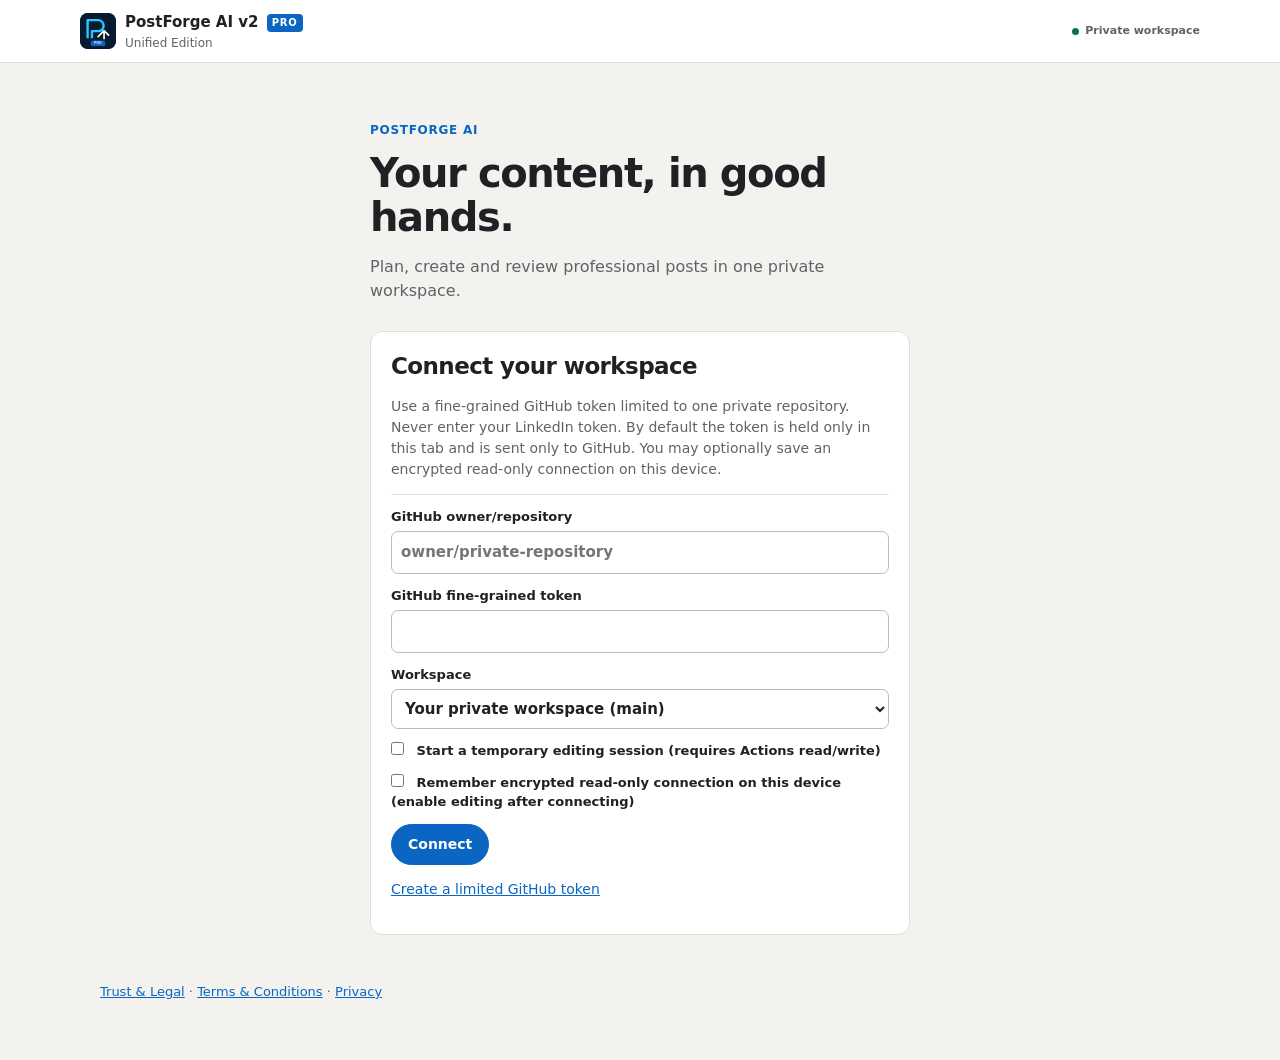
<file: index.html>
<!doctype html>
<html lang="en"><head><meta charset="utf-8"><meta name="viewport" content="width=device-width,initial-scale=1"><meta name="referrer" content="no-referrer"><meta name="theme-color" content="#ffffff"><meta http-equiv="Content-Security-Policy" content="default-src 'none'; script-src 'self'; style-src 'self'; img-src 'self' blob:; connect-src https://api.github.com; manifest-src 'self'; worker-src 'self'; base-uri 'none'; form-action 'none'; object-src 'none'"><link rel="manifest" href="./manifest.webmanifest"><title>PostForge AI v2 Pro — Unified Edition</title><link rel="stylesheet" href="./style.css"><script type="module" src="./app.mjs"></script></head>
<body><header><div class="brand"><img class="mark" src="./logo-pro.svg" id="edition-logo" alt="PostForge AI logo"><div><strong id="edition-title">PostForge AI v2 <span class="brand-pro">PRO</span></strong><small>Unified Edition</small></div></div><span class="local"><span class="secure-dot" aria-hidden="true"></span> Private workspace</span></header>
<main><section id="welcome" class="hero"><p class="eyebrow">POSTFORGE AI</p><h1>Your content, in good hands.</h1><p>Plan, create and review professional posts in one private workspace.</p></section>
<div id="notice" role="status" aria-live="polite"></div>
<section id="connect-panel" class="panel"><h2>Connect your workspace</h2><p>Use a fine-grained GitHub token limited to one private repository. Never enter your LinkedIn token. By default the token is held only in this tab and is sent only to GitHub. You may optionally save an encrypted read-only connection on this device.</p><section id="unlock-panel" hidden><h3>Unlock saved workspace</h3><p>Enter your separate device passphrase. Unlock starts in read-only mode.</p><form id="unlock-form"><label>Device passphrase<input id="unlock-pass" type="password" required maxlength="256" autocomplete="off"></label><button>Unlock workspace</button></form><p><button id="forget" type="button" class="secondary">Forget saved connection</button></p></section><form id="connect-form"><label>GitHub owner/repository<input id="repo" required placeholder="owner/private-repository" autocomplete="off"></label><label>GitHub fine-grained token<input id="access" type="password" required autocomplete="off" spellcheck="false"></label><label>Workspace<select id="branch"><option value="main">Your private workspace (main)</option></select></label><label><input type="checkbox" id="enable-write"> Start a temporary editing session (requires Actions read/write)</label><label id="direct-duration-field" hidden>Editing duration<select id="direct-duration"><option value="15">15 minutes (default)</option><option value="30">30 minutes</option><option value="60">1 hour</option><option value="480">8 hours</option><option value="1440">1 day</option><option value="10080">7 days</option><option value="20160">14 days</option><option value="43200">30 days</option></select></label><label><input type="checkbox" id="remember"> Remember encrypted read-only connection on this device (enable editing after connecting)</label><div id="vault-fields" hidden><label>New device passphrase<input id="vault-pass" type="password" minlength="12" maxlength="256" autocomplete="new-password"></label><label>Repeat passphrase<input id="vault-repeat" type="password" minlength="12" maxlength="256" autocomplete="new-password"></label><p>Use a unique passphrase, not your GitHub password. Avoid shared devices. A saved token remains usable until revoked or expired.</p></div><button>Connect</button></form><p><a href="https://github.com/settings/personal-access-tokens/new" target="_blank" rel="noopener noreferrer">Create a limited GitHub token</a></p></section><div id="workspace" hidden><nav class="primary-nav" aria-label="Workspace"><button type="button" data-tab="calendar" class="active" aria-current="page"><svg viewBox="0 0 24 24" fill="none" stroke="currentColor" stroke-width="1.7" stroke-linecap="round" stroke-linejoin="round" aria-hidden="true"><rect x="3" y="5" width="18" height="16" rx="2"/><path d="M7 3v4m10-4v4M3 10h18m-13 4h2m4 0h2m-8 3h2"/></svg><span>Calendar</span></button><button type="button" data-tab="research"><svg viewBox="0 0 24 24" fill="none" stroke="currentColor" stroke-width="1.7" stroke-linecap="round" stroke-linejoin="round" aria-hidden="true"><path d="M12 3l2.2 6.8L21 12l-6.8 2.2L12 21l-2.2-6.8L3 12l6.8-2.2L12 3z"/></svg><span>Research &amp; AI</span></button><button type="button" data-tab="drafts"><svg viewBox="0 0 24 24" fill="none" stroke="currentColor" stroke-width="1.7" stroke-linecap="round" stroke-linejoin="round" aria-hidden="true"><path d="M14 2H6a2 2 0 0 0-2 2v16a2 2 0 0 0 2 2h12a2 2 0 0 0 2-2V8zM14 2v6h6M8 13h8m-8 4h6"/></svg><span>Drafts</span></button><button type="button" data-tab="approval"><svg viewBox="0 0 24 24" fill="none" stroke="currentColor" stroke-width="1.7" stroke-linecap="round" stroke-linejoin="round" aria-hidden="true"><rect x="3" y="4" width="18" height="16" rx="3"/><path d="m7 12 3 3 7-7"/></svg><span>Approval</span><span id="approval-count" class="nav-count">0</span></button><button type="button" data-tab="settings"><svg viewBox="0 0 24 24" fill="none" stroke="currentColor" stroke-width="1.7" stroke-linecap="round" stroke-linejoin="round" aria-hidden="true"><circle cx="5" cy="12" r="1.5"/><circle cx="12" cy="12" r="1.5"/><circle cx="19" cy="12" r="1.5"/></svg><span>More</span></button></nav><section id="action-panel" class="panel action-panel" hidden aria-labelledby="action-title"><div class="action-heading"><span id="action-indicator" class="action-indicator" aria-hidden="true"></span><div><h3 id="action-title">Recent action</h3><p id="action-detail" role="status" aria-live="polite"></p><div id="action-stage" class="stage-strip compact" aria-label="Request progress"></div></div></div><div class="actions"><button id="check-run" class="secondary" hidden>Check last action</button><button id="recover-run" class="secondary" hidden>Find previous action</button><button id="dismiss-action" class="secondary" hidden>Dismiss</button><a id="action-history" target="_blank" rel="noopener noreferrer" hidden>Workflow details</a></div><div id="recovery-list" hidden></div></section><div class="page-stack">
<section id="calendar" data-page class="panel"><div class="heading"><div><h2>Content calendar</h2><p>Plan your publishing week.</p></div><button id="refresh" class="secondary">Refresh</button></div>
<div class="workspace-overview"><div><p class="eyebrow">YOUR WORKSPACE</p><h3 id="workspace-stage">Connected</h3><p id="workspace-stage-detail"></p></div><button type="button" class="secondary" data-go="integrations">Setup &amp; integrations</button></div><div class="metrics" id="metrics"></div><div class="quick-actions"><button type="button" data-go="research">Create with AI</button><button type="button" class="secondary" id="calendar-new">New draft</button><button type="button" class="secondary" data-go="published-library">Published posts</button><button type="button" class="secondary" data-go="chatgpt-centre">Connect ChatGPT</button></div><div class="controls"><label>Start date<input id="start" type="date"></label><label>Window<select id="days"><option>30</option><option>7</option><option>60</option><option>90</option></select></label><label>Status<select id="filter"><option value="">All</option><option>draft</option><option>approved</option><option>queued</option><option>published</option><option>archived</option><option>missed-review</option><option>review-claim</option><option>queue-conflict</option></select></label><label>Search<input id="search" placeholder="Topic, title or series"></label></div><div class="calendar-week"><div class="calendar-week-heading"><button type="button" id="week-prev" class="secondary" aria-label="Previous calendar week">‹</button><strong id="week-label"></strong><button type="button" id="week-next" class="secondary" aria-label="Next calendar week">›</button></div><div id="week-days" class="calendar-week-days" aria-label="Filter posts by UTC date"></div><div class="calendar-week-footer"><button type="button" id="week-all" class="secondary">All dates</button><small id="week-filter" aria-live="polite"></small></div></div><div class="section-heading"><h3>Posts</h3><button type="button" class="text-link" data-go="delivery">Delivery status ›</button></div><div id="calendar-rows"></div></section>
<section id="chatgpt-centre" data-page class="panel" hidden><button type="button" class="text-link back-link" data-go="integrations">‹ Back to integrations</button><div class="chatgpt-hero"><img src="./logo-pro.svg" alt="PostForge AI"><div><p class="eyebrow">EXTERNAL AI CONNECTION</p><h2>Connect ChatGPT</h2><p>Free or paid · no additional AI API key</p></div></div><div class="chatgpt-route-note"><strong>Use the ChatGPT account you already have.</strong><p>Direct publishing was demonstrated on a Free account with authorized GitHub write tools. Availability varies by account. No OpenAI API key or developer billing setup is needed for this route. GitHub Actions and ChatGPT usage limits apply.</p></div><div class="connection-card chatgpt-step"><span class="chatgpt-step-number">1</span><h3>Connect GitHub to ChatGPT</h3><p>Authorize only your own private PostForge repository. Never paste GitHub or LinkedIn tokens into chat.</p><div class="actions"><a class="chatgpt-connect-link" href="https://chatgpt.com/plugins/github" target="_blank" rel="noopener noreferrer">Connect GitHub ↗</a><a href="https://chatgpt.com/" target="_blank" rel="noopener noreferrer">Open ChatGPT ↗</a><a href="https://help.openai.com/en/articles/11145903-connecting-github-to-chatgpt" target="_blank" rel="noopener noreferrer">Connection help</a></div></div><div class="connection-card chatgpt-step"><span class="chatgpt-step-number">2</span><h3>Check ChatGPT capabilities</h3><p>First check whether ChatGPT can read your private repository, create files and safely inspect the publishing queue. This prompt is read-only.</p><details class="advanced"><summary>View capability prompt</summary><label>Capability check<textarea id="chatgpt-capability-prompt" readonly rows="5"></textarea></label></details><button type="button" id="chatgpt-copy-capability" class="chatgpt-prompt-button">Copy capability check prompt</button></div><div class="connection-card chatgpt-step"><span class="chatgpt-step-number">3</span><h3>Verify write access</h3><p id="chatgpt-status" role="status" aria-live="polite">Not verified on this device</p><p class="muted">Generate a one-time prompt, paste it in ordinary ChatGPT, then return and refresh. The test creates a non-secret connection record only. Tests may consume included Actions minutes. A matching record proves a repository write at that time, not ongoing permission or client identity.</p><div class="actions"><button type="button" id="chatgpt-start">Generate verification prompt</button><button type="button" id="chatgpt-check" class="secondary">Refresh and verify</button><button type="button" id="chatgpt-forget" class="secondary" hidden>Forget verification</button></div><div id="chatgpt-challenge" hidden><label>Verification prompt<textarea id="chatgpt-prompt" readonly rows="5"></textarea></label><button type="button" id="chatgpt-copy" class="chatgpt-prompt-button">Copy verification prompt</button><details class="advanced"><summary>Interrupted write? Recover safely</summary><p>Use the same challenge, not a new one. Check whether the original file exists before attempting another write.</p><label>Recovery prompt<textarea id="chatgpt-retry-prompt" readonly rows="5"></textarea></label><button type="button" id="chatgpt-copy-retry" class="chatgpt-prompt-button">Copy recovery prompt</button></details></div></div><div class="connection-card chatgpt-step"><span class="chatgpt-step-number">4</span><h3>Create your content</h3><p>Choose a safe draft for review, or deliberately authorize one live post. Copy the prompt and paste it into ChatGPT yourself.</p><div class="chatgpt-mode"><label>Delivery mode<select id="chatgpt-mode"><option value="draft">Prepare draft only (recommended)</option><option value="publish">Publish one post directly</option></select></label><div id="chatgpt-live-warning" hidden><p class="chatgpt-warning">Live mode authorizes one real LinkedIn post. The queue-push workflow can process other due posts; the prompt requires a complete queue and receipt safety check and stops if unsafe.</p><label><input type="checkbox" id="chatgpt-live-consent"> I understand that pasting this live prompt authorizes one public post to my configured LinkedIn account.</label></div><label>Copy-ready prompt<textarea id="chatgpt-content-prompt" readonly rows="7"></textarea></label><div class="actions"><button type="button" id="chatgpt-copy-content">Copy content prompt</button><a href="https://chatgpt.com/" target="_blank" rel="noopener noreferrer">Open ChatGPT ↗</a></div><p id="chatgpt-copy-status" role="status" aria-live="polite"></p></div><p class="muted">If write tools are unavailable, use draft mode and import the JSON. A visual brief is rendered by the existing backend; no-logo output depends on that renderer.</p><button type="button" class="secondary" data-go="import-page">Import a draft</button></div><div class="connection-card chatgpt-step"><span class="chatgpt-step-number">5</span><h3>Verify publication</h3><p>Check the matching receipt after publishing. Never retry an uncertain post.</p><details class="advanced"><summary>View receipt verification prompt</summary><label>Receipt verification<textarea id="chatgpt-receipt-prompt" readonly rows="5"></textarea></label></details><button type="button" id="chatgpt-copy-receipt" class="chatgpt-prompt-button">Copy receipt verification prompt</button><p id="chatgpt-prompt-feedback" role="status" aria-live="polite"></p></div><div class="heading"><div><h3>ChatGPT content activity</h3><p>Posts tagged with the ChatGPT naming convention. Status comes from workspace receipts; names do not authenticate origin.</p></div></div><div id="chatgpt-activity"></div></section><section id="published-library" data-page class="panel" hidden><button type="button" class="text-link back-link" data-go="calendar">‹ Back to calendar</button><div class="heading"><div><h2>Published posts</h2><p>All confirmed publication receipts in your connected workspace, not just this calendar window.</p></div></div><label>Search published posts<input id="published-search" placeholder="Search by title, date or content"></label><div id="published-list"></div><p class="muted">Exact images are available for archived uploads. Older posts may have only a saved image, visual description or LinkedIn link.</p></section><section id="drafts" data-page class="panel" hidden><div class="heading"><div><h2>Your drafts</h2><p>Open, edit or review a saved post.</p></div><button id="new">New draft</button></div><div id="draft-list"></div>
<div class="page-footer-actions"><button type="button" class="secondary" data-go="import-page">Import drafts</button><button type="button" class="secondary" data-go="manage">Manage drafts</button></div></section><section id="compose" data-page class="panel" hidden><button type="button" class="text-link back-link" data-go="drafts">‹ Back to drafts</button><form id="draft-form"><h3 id="editor-title">Create draft</h3><div class="controls"><label>Draft ID<input name="id" required pattern="[a-z0-9][a-z0-9\-]{0,47}"></label><label><span id="draft-date-label">Publication date (UTC)</span><input name="date" type="date" required></label><label>Publication time (optional)<input name="time" type="time" step="60"></label><label>Time zone<input name="schedule_zone" value="Europe/London" list="draft-zones" autocomplete="off" spellcheck="false"><datalist id="draft-zones"><option value="Europe/London"></option><option value="UTC"></option><option value="Europe/Paris"></option><option value="America/New_York"></option><option value="Asia/Kolkata"></option></datalist></label><label>Title<input name="title" required maxlength="120"></label><label>Topic<input name="topic" required maxlength="100"></label><label>Series (optional)<input name="series" pattern="[a-z0-9][a-z0-9\-]{0,47}"></label></div><p id="draft-timing-preview" class="muted" role="status" aria-live="polite">Leave time blank to use the existing date-only publishing schedule.</p><p class="muted">Timed posts require the optional timed publishing workflow for reliable best-effort delivery. Saving a draft never publishes it.</p><label>Post text<textarea name="text" required maxlength="3000" rows="7"></textarea></label><label>Sources (one per line)<textarea name="sources" rows="3"></textarea></label><label><input name="remove_source_image" type="checkbox" disabled> Remove previously attached image</label><label>Visual title (optional)<input name="visual_title" maxlength="70"></label><label>Visual points (2–4 lines when using a visual)<textarea name="visual_points" rows="3"></textarea></label><label>Visual layout<select name="visual_layout"><option value="impact">Impact graphic — central artwork and connected cards</option><option value="editorial">Editorial notes</option></select></label><label>Impact card labels (optional, 2–6 lines)<textarea name="visual_labels" rows="3" placeholder="Use names or short phrases already supported by the post"></textarea></label><div class="visual-compose"><h4>Graphic layout preview</h4><p class="muted">Illustrative preview of your local graphic, not the exact final PNG. Theme is chosen from your content.</p><div id="compose-preview" class="visual-preview" hidden></div></div><button>Save draft only</button></form>
</section><section id="import-page" data-page class="panel" hidden><button type="button" class="text-link back-link" data-go="settings">‹ Back to tools</button><form id="import-form"><h3>Import an AI content plan</h3><p>Paste a JSON array containing up to 30 draft objects.</p><textarea id="plan" rows="6" required placeholder="[]"></textarea><button>Import drafts only</button></form></section><section id="approval" data-page class="panel" hidden><div class="heading"><div><h2>Approvals</h2><p>Review content before approving. Approval alone never publishes.</p></div><button id="approval-refresh" class="secondary">Refresh</button></div><div id="approval-list"></div><section id="review" hidden><button id="back-approvals" type="button" class="text-link back-link">‹ All approvals</button><div class="review-heading"><div><p class="eyebrow">DRAFT REVIEW</p><h3 id="review-title"></h3></div><span id="review-status" class="review-badge"></span></div><p id="review-meta" class="review-meta"></p><div id="review-stage" class="stage-strip"></div><div id="review-data" class="post-text review-copy"></div><div id="review-sources" class="review-sources"></div><p id="review-visual" class="muted"></p><p id="review-warning" class="muted"></p><div id="image-candidates" hidden></div><div id="review-actions" class="actions"></div><details class="schedule-details"><summary>Change publication time</summary><div class="controls"><label>Local date and time<input id="local-time" type="datetime-local"></label><label>IANA timezone<input id="timezone" value="Europe/London"></label><button id="schedule" class="secondary">Set requested time</button></div><p class="muted">Timing changes invalidate approval. Timed delivery is best effort and requires a separately enabled workflow.</p></details></section>
<p id="approval-empty" class="muted">Select a draft to review its full content.</p></section><section id="brand" data-page class="panel" hidden><h2>Brand memory</h2><p>Keep your writing context consistent across AI conversations.</p><form id="brand-form"><label>Brand name<input name="name" required></label><label>Audience<input name="audience" required></label><label>Voice<textarea name="voice" required></textarea></label><label>Goals (one per line)<textarea name="goals"></textarea></label><label>Content pillars<textarea name="pillars"></textarea></label><label>Avoid<textarea name="avoid"></textarea></label><button>Save brand</button></form></section>
<section id="research" data-page class="panel" hidden><div class="heading"><div><h2>Create with AI</h2><p>Research a topic and make it a post.</p></div><button type="button" class="secondary" data-go="history">Activity</button></div><section class="connection-card"><h3>Choose how to create</h3><div class="actions"><a class="chatgpt-connect-link" href="https://chatgpt.com/plugins/github" target="_blank" rel="noopener noreferrer">Connect GitHub to ChatGPT ↗</a></div><p class="muted">Use ordinary ChatGPT, Free or paid where supported. No additional AI API key required.</p><button type="button" class="secondary" data-go="chatgpt-centre">Open ChatGPT connection centre</button><p>Use ChatGPT or another trusted assistant without Groq or Tavily. Copy a reviewed AI brief, then paste the resulting draft or import a JSON plan. Direct GitHub actions depend on your assistant's permissions.</p><div class="actions"><a href="https://chatgpt.com/" target="_blank" rel="noopener noreferrer">Open ChatGPT</a><a href="https://help.openai.com/en/articles/11145903-connecting-github-to-chatgpt" target="_blank" rel="noopener noreferrer">Connection help</a></div><div class="actions"><button type="button" class="secondary" data-go="brief-page">Prepare AI brief</button><button type="button" class="secondary" data-go="import-page">Import drafts</button><button type="button" class="secondary" data-go="integrations">Configure in-app AI</button></div></section><section id="pro-panel" hidden><details class="advanced"><summary>How AI research uses your data</summary><p>Generate up to three scheduled drafts per plan. Requires configured free-tier provider keys. Topic, instructions and source excerpts are shared with AI/search providers; brand memory is shared only when selected. Review facts and image rights before publishing.</p></details><form id="pro-form"><label>Topic<input name="topic" maxlength="100" required placeholder="Free AWS cloud course"></label><label>What should the post say?<textarea name="instructions" rows="4" maxlength="1200" required placeholder="Find a free beginner course from AWS, explain what learners gain and include the official link."></textarea></label><label>Official source domains (optional, comma separated)<input name="domains" placeholder="aws.amazon.com, skillbuilder.aws"></label><fieldset id="automation-options" hidden><legend>After research</legend><label>Automation mode<select name="automation"><option value="review">Require approval (recommended)</option><option value="queue">Queue automatically at selected time</option><option value="publish">Publish immediately to LinkedIn</option></select></label><p id="automation-help" class="muted">Save drafts for review. No post is published.</p><p id="pro-image-warning" role="alert" hidden></p></fieldset><label id="smart-visual-option" hidden>Visual preference<select name="visual_mode"><option value="">Automatic detection from your instructions</option><option value="smart">Smart Auto Visual — permitted image or original graphic</option><option value="original">Original impact graphic — no image API</option><option value="source-only">Reusable source image only — hold if unavailable</option><option value="text">Text only — no image</option><option value="ai-photo" data-ai-visual hidden>AI image — photorealistic concept</option><option value="ai-illustration" data-ai-visual hidden>AI image — editorial illustration</option><option value="ai-poster" data-ai-visual hidden>AI image — poster artwork</option></select><span id="ai-visual-help" class="muted" hidden>AI image styles require the optional owner-configured Workers Free integration. Only the topic and generated headline are sent to the image provider. If disabled, unavailable or over its free quota, the original local impact graphic is used instead. One AI image attempt per plan.</span></label><label id="visual-option" hidden><input name="add_visual" type="checkbox"> Attach an original generated graphic (works with automatic publishing)</label><label id="source-image-option"><input name="find_images" type="checkbox"> Find real source image candidates (approval and official domains required)</label><label>Follow-up to saved draft ID (optional)<input name="reference_id" maxlength="48" placeholder="Choose from an earlier draft" autocomplete="off"></label><div class="timing-grid"><label>Publication date<input name="date" type="date" required></label><label>Time (optional)<input name="time" type="time" step="60"></label><label class="zone-field">Time zone<input name="zone" value="Europe/London" required></label></div><label><input name="use_brand" type="checkbox"> Share my stored brand memory with the model</label><details id="pro-preferences" class="preference-panel advanced" hidden><summary>Default preferences</summary><p class="muted">Save your selected automation mode and visual preference for next time. Every publishing request still requires confirmation. No topics, tokens or draft content are stored here.</p><div class="actions"><button type="button" id="save-pro-preferences" class="secondary">Save defaults</button><button type="button" id="reset-pro-preferences" class="secondary">Reset defaults</button></div><small id="pro-preference-status" aria-live="polite"></small></details><details class="advanced"><summary>Image &amp; publishing policy</summary><p id="visual-policy-help">Smart Auto Visual uses a previously authorised image when available, otherwise a local graphic. Source-only holds an unapproved draft if no authorised image is available. Original graphics are rendered locally. Images without verified reuse permission require review. Automatic queueing uses the existing best-effort timed publisher.</p></details><div class="actions"><button>Research and generate draft</button><button id="pro-add" type="button" class="secondary">Add to upcoming plan</button></div></form><div id="pro-plan" hidden><h3>Upcoming requests (up to 3)</h3><p>These requests stay in memory until you submit the plan.</p><div id="pro-plan-list"></div><button id="pro-submit" type="button">Research all planned drafts</button></div></section></section><section id="history" data-page class="panel" hidden><button type="button" class="text-link back-link" data-go="research">‹ Back to research</button><h2>AI activity</h2><p>Review recent requests and recover safely.</p><section id="pro-recovery" hidden><p>Recent private request records. Restore failed requests for review, or open saved drafts. Never repeat an uncertain publication.</p><div id="pro-recovery-list" aria-live="polite"></div></section><p id="history-unavailable" class="muted" hidden>Request history is available with compatible V2 Pro recovery support.</p></section><section id="brief-page" data-page class="panel" hidden><button type="button" class="text-link back-link" data-go="settings">‹ Back to tools</button><h2>AI brief</h2><p>Review private workspace context before sharing with a trusted assistant.</p><button id="copy-brief">Copy AI brief</button><div class="actions"><a href="https://chatgpt.com/plugins/github" target="_blank" rel="noopener noreferrer">Connect GitHub to ChatGPT</a><a href="https://chatgpt.com/" target="_blank" rel="noopener noreferrer">Open ChatGPT</a><a href="https://help.openai.com/en/articles/11145903-connecting-github-to-chatgpt" target="_blank" rel="noopener noreferrer">Connection help</a></div><p>Inspect the brief before sharing. No private data or token is sent when opening these links.</p><details class="advanced"><summary>Inspect brief</summary><pre id="brief"></pre></details></section>
<section id="health" data-page class="panel" hidden><h2>Publishing health</h2><p>Based on local publication receipts, not LinkedIn analytics. Uncertain claims require manual review.</p><div id="health-summary" class="metrics"></div><details class="advanced"><summary>Technical details</summary><pre id="health-data"></pre></details></section>
<section id="delivery" data-page class="panel" hidden><button type="button" class="text-link back-link" data-go="calendar">‹ Back to calendar</button><h2>Delivery</h2><p>Scheduled posts and items needing attention.</p><div class="delivery-summary"><h3>Publishing status</h3><div id="delivery-info" aria-live="polite"></div></div></section><section id="manage" data-page class="panel" hidden><button type="button" class="text-link back-link" data-go="drafts">‹ Back to drafts</button><h2>Manage drafts</h2><div id="bulk-delete" hidden><h3>Manage unwanted drafts</h3><p>Select unqueued drafts to remove from the current workspace. Git history is retained.</p><div id="delete-list"></div><button id="delete-selected" type="button" class="secondary">Delete selected drafts</button></div><p id="manage-unavailable" hidden>Draft removal requires a compatible V2 installation.</p></section><section id="visual-setup" data-page class="panel" hidden><button type="button" class="text-link back-link" data-go="integrations">‹ Back to integrations</button><h2>Complete V2 Pro setup</h2><p>One workspace, six visual guides. Open each guide as needed.</p><div id="visual-setup-parts" hidden><article class="setup-visual-card"><p class="eyebrow">POSTFORGE AI / PART 01</p><h3>Copy PostForge AI to your private account</h3><div class="setup-visual-field"><small>Official source</small><span>SalamCircle / postforge-ai</span></div><div class="setup-visual-field"><small>When template is enabled</small><span>Use this template → Private → default branch only</span></div><p>Already connected? Keep your existing private repository. If Use this template is missing, the owner must enable it in GitHub settings.</p><a class="setup-visual-button" href="https://github.com/SalamCircle/postforge-ai" target="_blank" rel="noopener noreferrer">Open official PostForge AI repository ↗</a><div class="setup-visual-field"><small>Setup stage</small><span>Steps 1–5</span></div><div class="setup-visual-field"><small>What you will configure</small><span>GitHub, LinkedIn and secure publishing</span></div><a class="setup-visual-button" data-setup-doc="UNIFIED-FOUNDATION.md" target="_blank" rel="noopener noreferrer">Open publishing setup ↗</a></article><article class="setup-visual-card"><p class="eyebrow">POSTFORGE AI / PART 02</p><h3>Connect ChatGPT</h3><div class="setup-visual-field"><small>Setup stage</small><span>Step 6 · Free or paid</span></div><div class="setup-visual-field"><small>What you will configure</small><span>Verify GitHub access and copy prompts</span></div><a class="setup-visual-button" data-setup-doc="UNIFIED-CHATGPT.md" target="_blank" rel="noopener noreferrer">Open ChatGPT setup ↗</a></article><article class="setup-visual-card"><p class="eyebrow">POSTFORGE AI / STEP 7</p><h3>Publish your web dashboard</h3><p>Optional: use the existing hosted dashboard, or make a separate public copy of the clean official template when enabled.</p><a class="setup-visual-button" href="https://salamcircle.github.io/postforge-ai/mobile/" target="_blank" rel="noopener noreferrer">Open hosted dashboard ↗</a><div class="setup-visual-field"><small>Hosting source</small><span>Deploy from a branch</span></div><div class="setup-visual-field"><small>Branch and folder</small><span>main / (root) → Save → Visit site</span></div><p>No ZIP uploads needed for the root-ready official template. Keep the public website copy separate; never add private records or credentials.</p><a class="setup-visual-button" href="https://github.com/SalamCircle/postforge-ai" target="_blank" rel="noopener noreferrer">Open official repository for website copy ↗</a><div class="setup-visual-field"><small>Private publisher</small><span>Keep your original repository private</span></div><a class="setup-visual-button" data-setup-doc="UNIFIED-HOSTING.md" target="_blank" rel="noopener noreferrer">Open visual website setup ↗</a></article><article class="setup-visual-card"><p class="eyebrow">POSTFORGE AI / PART 03</p><h3>Web workspace</h3><div class="setup-visual-field"><small>Setup stage</small><span>Steps 7–9</span></div><div class="setup-visual-field"><small>What you will configure</small><span>Install, connect, draft and approve</span></div><a class="setup-visual-button" data-setup-doc="UNIFIED-WORKSPACE.md" target="_blank" rel="noopener noreferrer">Open web workspace setup ↗</a></article><article class="setup-visual-card"><p class="eyebrow">POSTFORGE AI / PART 04</p><h3>AI and automation</h3><div class="setup-visual-field"><small>Setup stage</small><span>Steps 10–12 · Optional</span></div><div class="setup-visual-field"><small>What you will configure</small><span>Groq, Tavily, artwork and scheduling</span></div><a class="setup-visual-button" data-setup-doc="UNIFIED-AUTOMATION.md" target="_blank" rel="noopener noreferrer">Open AI and automation setup ↗</a></article><article class="setup-visual-card"><p class="eyebrow">POSTFORGE AI / PART 05</p><h3>Recovery and support</h3><div class="setup-visual-field"><small>Setup stage</small><span>Security and publishing history</span></div><div class="setup-visual-field"><small>What you will configure</small><span>Recover access and reconcile delivery</span></div><a class="setup-visual-button" data-setup-doc="UNIFIED-SUPPORT.md" target="_blank" rel="noopener noreferrer">Open recovery and support ↗</a></article></div><div class="connection-card"><h3>ChatGPT connection</h3><p>Verify your repository access and copy publishing prompts inside this app.</p><button type="button" data-go="chatgpt-centre">Open connection centre</button></div><div id="visual-setup-legacy" hidden><p>Your connected repository does not contain all six visual guides. Open its available setup document instead.</p><a id="visual-setup-fallback" class="setup-visual-button" target="_blank" rel="noopener noreferrer" hidden>Open available setup guide ↗</a></div></section><section id="integrations" data-page class="panel" hidden><button type="button" class="text-link back-link" data-go="settings">‹ Back to tools</button><h2>Integrations &amp; features</h2><p>One product, optional connections. Installed capability does not prove a key is configured, valid or free to use.</p><button type="button" class="setup-visual-button" data-go="visual-setup">Complete V2 Pro visual setup</button><div class="setup-progress" id="setup-progress" aria-live="polite"></div><div class="tool-list" id="integration-status" aria-live="polite"></div><section class="connection-card"><h3>ChatGPT or external AI</h3><div class="actions"><a class="chatgpt-connect-link" href="https://chatgpt.com/plugins/github" target="_blank" rel="noopener noreferrer">Connect GitHub to ChatGPT ↗</a></div><p class="muted">Use ordinary ChatGPT, Free or paid where supported. No additional AI API key required.</p><button type="button" class="secondary" data-go="chatgpt-centre">Set up and verify ChatGPT</button><p>No Groq or Tavily keys required for this route. Connect only your own repository, inspect the AI brief and review drafts before publication.</p><div class="actions"><a href="https://chatgpt.com/" target="_blank" rel="noopener noreferrer">Open ChatGPT</a><a href="https://help.openai.com/en/articles/11145903-connecting-github-to-chatgpt" target="_blank" rel="noopener noreferrer">Connection help</a></div><div class="actions"><button type="button" class="secondary" data-go="brief-page">Prepare AI brief</button><button type="button" class="secondary" data-go="import-page">Import drafts</button></div></section><section class="connection-card"><h3>Optional integrated AI</h3><p>Research uses both Groq and Tavily in the current runtime. Advanced AI artwork also needs a separately configured Workers Free integration. Local graphics need no image API.</p><div class="actions"><a href="https://console.groq.com/keys" target="_blank" rel="noopener noreferrer">Groq keys</a><a href="https://app.tavily.com/home" target="_blank" rel="noopener noreferrer">Tavily keys</a><a href="https://developers.cloudflare.com/workers-ai/get-started/rest-api/" target="_blank" rel="noopener noreferrer">Artwork setup</a></div><p>Store keys only in your own private GitHub Actions secrets. The browser never reads provider credentials.</p><div class="actions"><a id="integration-secrets" target="_blank" rel="noopener noreferrer">Open repository secrets</a><a id="integration-variables" target="_blank" rel="noopener noreferrer">Open repository variables</a><a id="integration-check" target="_blank" rel="noopener noreferrer" hidden>Check configuration (no provider calls)</a><a id="integration-verify" target="_blank" rel="noopener noreferrer" hidden>Verify AI providers (uses quota)</a><a id="integration-guide" target="_blank" rel="noopener noreferrer" hidden>Repository guide</a></div><p class="muted">Check your included Actions minutes and provider billing settings before running checks or enabling automation. Never add a payment method to meet a setup requirement.</p></section></section><section id="settings" data-page class="panel" hidden><h2>Workspace settings</h2><p class="page-subtitle">Connection, preferences and tools.</p><div id="connection" hidden class="connection-card"><div id="connection-label"></div><p id="access-explanation"></p><p id="upgrade-guide" hidden><a href="https://github.com/SalamCircle/postforge-ai/blob/main/docs/V2-ROADMAP.md" target="_blank" rel="noopener noreferrer">View legacy installation compatibility guidance</a> — no automatic upgrade is triggered.</p><div class="actions"><button id="settings-refresh" type="button" class="secondary">Refresh workspace</button><button id="disconnect" class="secondary">Disconnect</button><button id="enable-edit" class="secondary" hidden>Enable editing</button><button id="lock-edit" class="secondary" hidden>Return to read only</button></div><form id="edit-session" hidden><h3>Temporary editing authorization</h3><p>Use a separate fine-grained GitHub token for this same private repository, with Contents read-only and Actions read/write. Choose how long editing remains active. By default the token stays in memory. You may explicitly save an encrypted authorization on a trusted personal device. GitHub token expiry and permissions apply independently. Actions write can dispatch other workflows.</p><label>Editing token<input id="edit-access" type="password" required autocomplete="off" spellcheck="false"></label><label>Editing duration<select id="edit-duration"><option value="15">15 minutes (default)</option><option value="30">30 minutes</option><option value="60">1 hour</option><option value="480">8 hours</option><option value="1440">1 day</option><option value="10080">7 days</option><option value="20160">14 days</option><option value="43200">30 days</option></select></label><label><input type="checkbox" id="remember-edit"> Remember encrypted editing authorization for the selected duration</label><div id="edit-vault-fields" hidden><label>Editing vault passphrase<input id="edit-pass" type="password" minlength="12" maxlength="256" autocomplete="new-password"></label><label>Repeat passphrase<input id="edit-repeat" type="password" minlength="12" maxlength="256" autocomplete="new-password"></label><p>Use a strong, unique passphrase. Longer durations increase exposure if your device or this website is compromised. Each unlock still requires your passphrase.</p></div><div class="actions"><button>Authorize editing</button><button id="cancel-edit" type="button" class="secondary">Cancel</button></div></form><form id="saved-edit-form" hidden><h3>Unlock saved editing authorization</h3><label>Editing vault passphrase<input id="saved-edit-pass" type="password" required maxlength="256" autocomplete="off"></label><div class="actions"><button>Unlock editing</button><button id="forget-edit" type="button" class="secondary">Forget saved editing token</button></div></form><p id="editing-expiry" hidden></p><a id="runs-link" target="_blank" rel="noopener noreferrer">Open GitHub workflow history</a></div><div class="tool-list"><button type="button" class="tool-link" data-go="chatgpt-centre"><span><strong>Connect ChatGPT</strong><small>Free or paid · verification and publishing prompts</small></span><span aria-hidden="true">›</span></button><button type="button" class="tool-link" data-go="published-library"><span><strong>Published posts</strong><small>Confirmed posts and available images</small></span><span aria-hidden="true">›</span></button><button type="button" class="tool-link" data-go="integrations"><span><strong>Integrations &amp; features</strong><small>Configure only the capabilities you want</small></span><span aria-hidden="true">›</span></button><button type="button" class="tool-link" data-go="brand"><span><strong>Brand profile</strong><small>Audience, voice and content pillars</small></span><span aria-hidden="true">›</span></button><button type="button" class="tool-link" data-go="history"><span><strong>AI activity</strong><small>Request history and recovery</small></span><span aria-hidden="true">›</span></button><button type="button" class="tool-link" data-go="delivery"><span><strong>Delivery</strong><small>Upcoming and overdue posts</small></span><span aria-hidden="true">›</span></button><button type="button" class="tool-link" data-go="health"><span><strong>Publishing health</strong><small>Receipts and unresolved claims</small></span><span aria-hidden="true">›</span></button><button type="button" class="tool-link" data-go="brief-page"><span><strong>AI brief</strong><small>Inspect or copy workspace context</small></span><span aria-hidden="true">›</span></button><button type="button" class="tool-link" data-go="import-page"><span><strong>Import content</strong><small>Bring in a structured draft plan</small></span><span aria-hidden="true">›</span></button><button type="button" class="tool-link" data-go="manage"><span><strong>Manage drafts</strong><small>Remove unwanted unpublished drafts</small></span><span aria-hidden="true">›</span></button></div><details class="advanced"><summary>Privacy &amp; publishing information</summary><p>Actions run in your private GitHub repository. Queued posts may publish later. No plaintext credentials or private post content are saved in browser storage. Optional encrypted authorizations can be forgotten on this device. Live comments and reactions require separately approved LinkedIn permissions.</p></details></section></div></div><dialog id="post-dialog" aria-labelledby="post-title"><div class="heading"><h2 id="post-title">Saved post</h2><button id="close-post" class="secondary" type="button" aria-label="Close post">Close</button></div><p id="post-meta"></p><div id="post-stage" class="stage-strip"></div><div id="post-text" class="post-text"></div><p id="post-visual"></p><div id="post-media" class="post-media" hidden><p id="post-media-status" role="status"></p><button id="load-post-media" type="button" class="secondary" hidden>Load saved image</button><img id="post-media-image" class="reviewed-source-image" alt="Saved post image" hidden></div><div class="actions"><button id="copy-post" type="button" class="secondary">Copy full post</button><a id="linkedin-post" target="_blank" rel="noopener noreferrer" hidden>View on LinkedIn</a></div><p id="post-copy-status" role="status"></p></dialog><dialog id="action-dialog" aria-labelledby="confirm-title"><form method="dialog" class="confirm-form"><p class="eyebrow">REVIEWED ACTION</p><h2 id="confirm-title"></h2><p id="confirm-text"></p><div class="actions"><button id="confirm-cancel" class="secondary" value="cancel" autofocus>Cancel</button><button id="confirm-accept" value="confirm">Confirm</button></div></form></dialog><footer aria-label="Legal information"><p><a href="./trust.html" target="_blank" rel="noopener noreferrer">Trust &amp; Legal</a> · <a href="./terms.html" target="_blank" rel="noopener noreferrer">Terms &amp; Conditions</a> · <a href="./privacy.html" target="_blank" rel="noopener noreferrer">Privacy</a></p></footer></main></body></html>
</file>
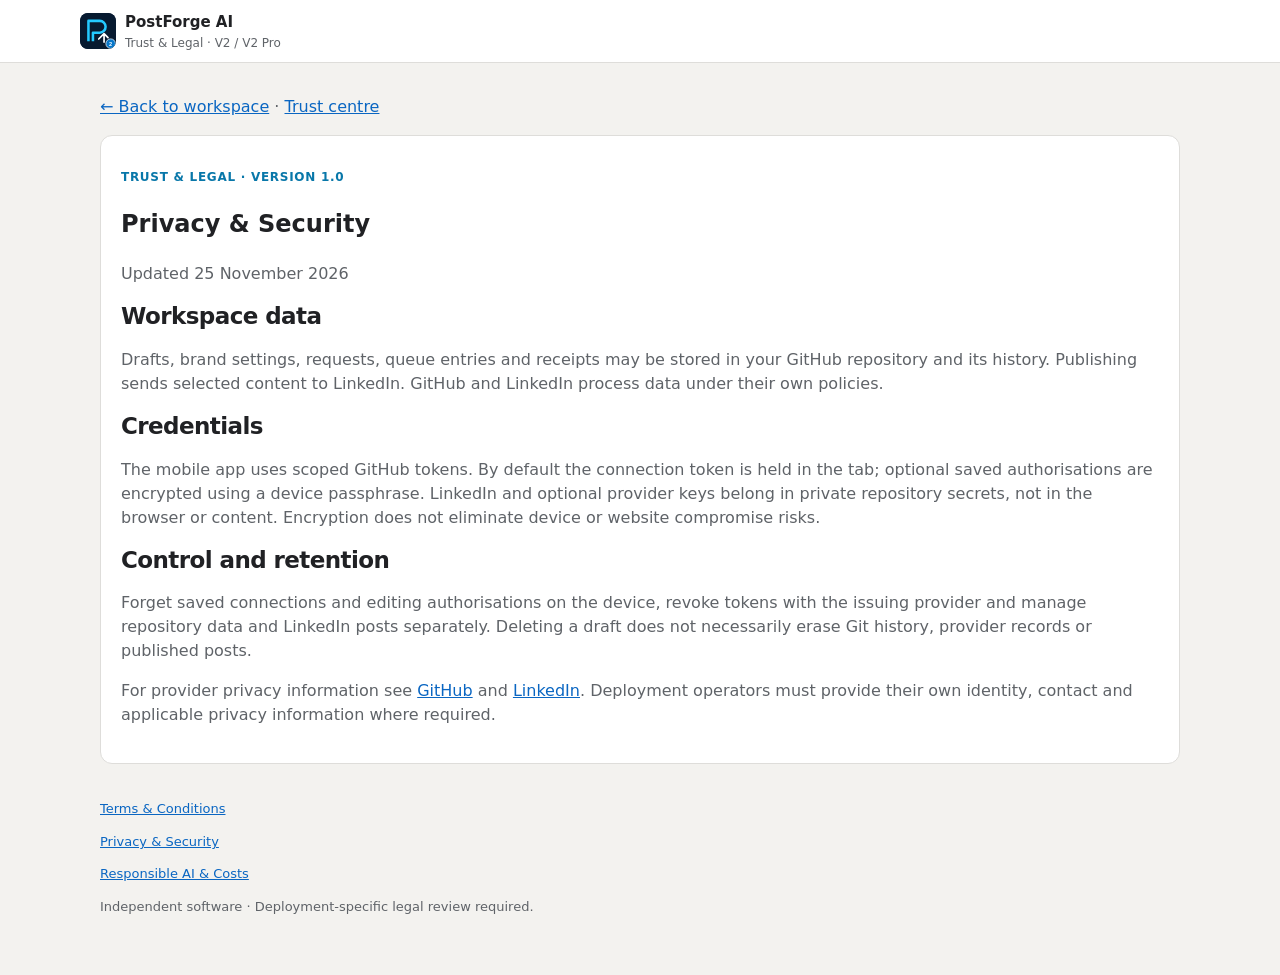
<file: privacy.html>
<!doctype html><html lang="en"><head><meta charset="utf-8"><meta name="viewport" content="width=device-width,initial-scale=1"><meta name="referrer" content="no-referrer"><meta http-equiv="Content-Security-Policy" content="default-src 'none'; style-src 'self'; img-src 'self'; base-uri 'none'; form-action 'none'; object-src 'none'"><title>Privacy & Security | PostForge AI</title><link rel="stylesheet" href="./style.css"></head><body><header><div class="brand"><img class="mark" src="./logo.svg" alt=""><div><strong>PostForge AI</strong><small>Trust &amp; Legal · V2 / V2 Pro</small></div></div></header><main><p><a href="./index.html">← Back to workspace</a> · <a href="./trust.html">Trust centre</a></p><article class="panel"><p class="eyebrow">TRUST &amp; LEGAL · VERSION 1.0</p><h1>Privacy & Security</h1><p>Updated 25 November 2026</p><h2>Workspace data</h2><p>Drafts, brand settings, requests, queue entries and receipts may be stored in your GitHub repository and its history. Publishing sends selected content to LinkedIn. GitHub and LinkedIn process data under their own policies.</p><h2>Credentials</h2><p>The mobile app uses scoped GitHub tokens. By default the connection token is held in the tab; optional saved authorisations are encrypted using a device passphrase. LinkedIn and optional provider keys belong in private repository secrets, not in the browser or content. Encryption does not eliminate device or website compromise risks.</p><h2>Control and retention</h2><p>Forget saved connections and editing authorisations on the device, revoke tokens with the issuing provider and manage repository data and LinkedIn posts separately. Deleting a draft does not necessarily erase Git history, provider records or published posts.</p><p>For provider privacy information see <a href="https://docs.github.com/en/site-policy/privacy-policies/github-general-privacy-statement">GitHub</a> and <a href="https://www.linkedin.com/legal/privacy-policy">LinkedIn</a>. Deployment operators must provide their own identity, contact and applicable privacy information where required.</p></article><footer><p><a href="./terms.html">Terms & Conditions</a></p><p><a href="./privacy.html">Privacy & Security</a></p><p><a href="./responsible-ai.html">Responsible AI & Costs</a></p><p>Independent software · Deployment-specific legal review required.</p></footer></main></body></html>
</file>
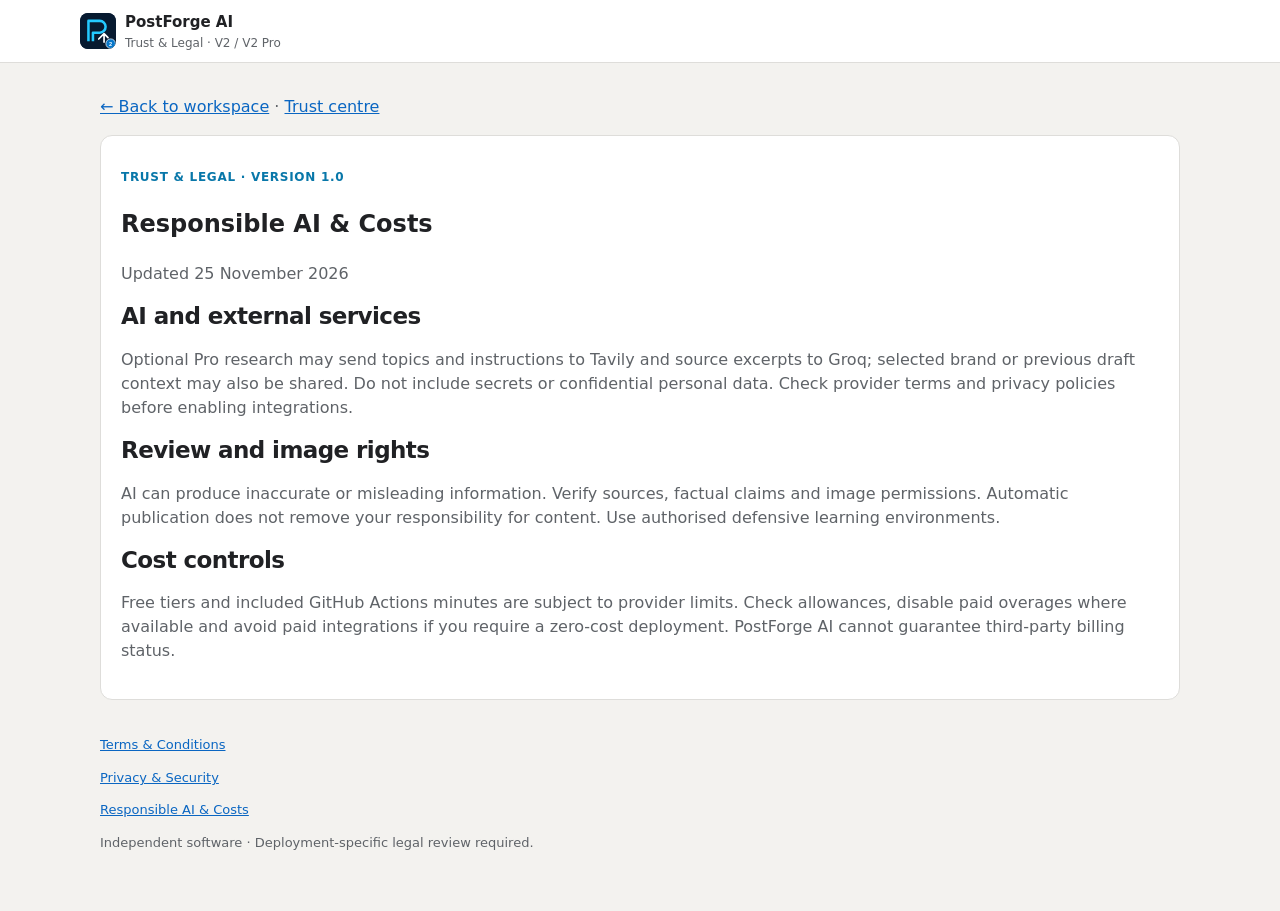
<file: responsible-ai.html>
<!doctype html><html lang="en"><head><meta charset="utf-8"><meta name="viewport" content="width=device-width,initial-scale=1"><meta name="referrer" content="no-referrer"><meta http-equiv="Content-Security-Policy" content="default-src 'none'; style-src 'self'; img-src 'self'; base-uri 'none'; form-action 'none'; object-src 'none'"><title>Responsible AI & Costs | PostForge AI</title><link rel="stylesheet" href="./style.css"></head><body><header><div class="brand"><img class="mark" src="./logo.svg" alt=""><div><strong>PostForge AI</strong><small>Trust &amp; Legal · V2 / V2 Pro</small></div></div></header><main><p><a href="./index.html">← Back to workspace</a> · <a href="./trust.html">Trust centre</a></p><article class="panel"><p class="eyebrow">TRUST &amp; LEGAL · VERSION 1.0</p><h1>Responsible AI & Costs</h1><p>Updated 25 November 2026</p><h2>AI and external services</h2><p>Optional Pro research may send topics and instructions to Tavily and source excerpts to Groq; selected brand or previous draft context may also be shared. Do not include secrets or confidential personal data. Check provider terms and privacy policies before enabling integrations.</p><h2>Review and image rights</h2><p>AI can produce inaccurate or misleading information. Verify sources, factual claims and image permissions. Automatic publication does not remove your responsibility for content. Use authorised defensive learning environments.</p><h2>Cost controls</h2><p>Free tiers and included GitHub Actions minutes are subject to provider limits. Check allowances, disable paid overages where available and avoid paid integrations if you require a zero-cost deployment. PostForge AI cannot guarantee third-party billing status.</p></article><footer><p><a href="./terms.html">Terms & Conditions</a></p><p><a href="./privacy.html">Privacy & Security</a></p><p><a href="./responsible-ai.html">Responsible AI & Costs</a></p><p>Independent software · Deployment-specific legal review required.</p></footer></main></body></html>
</file>
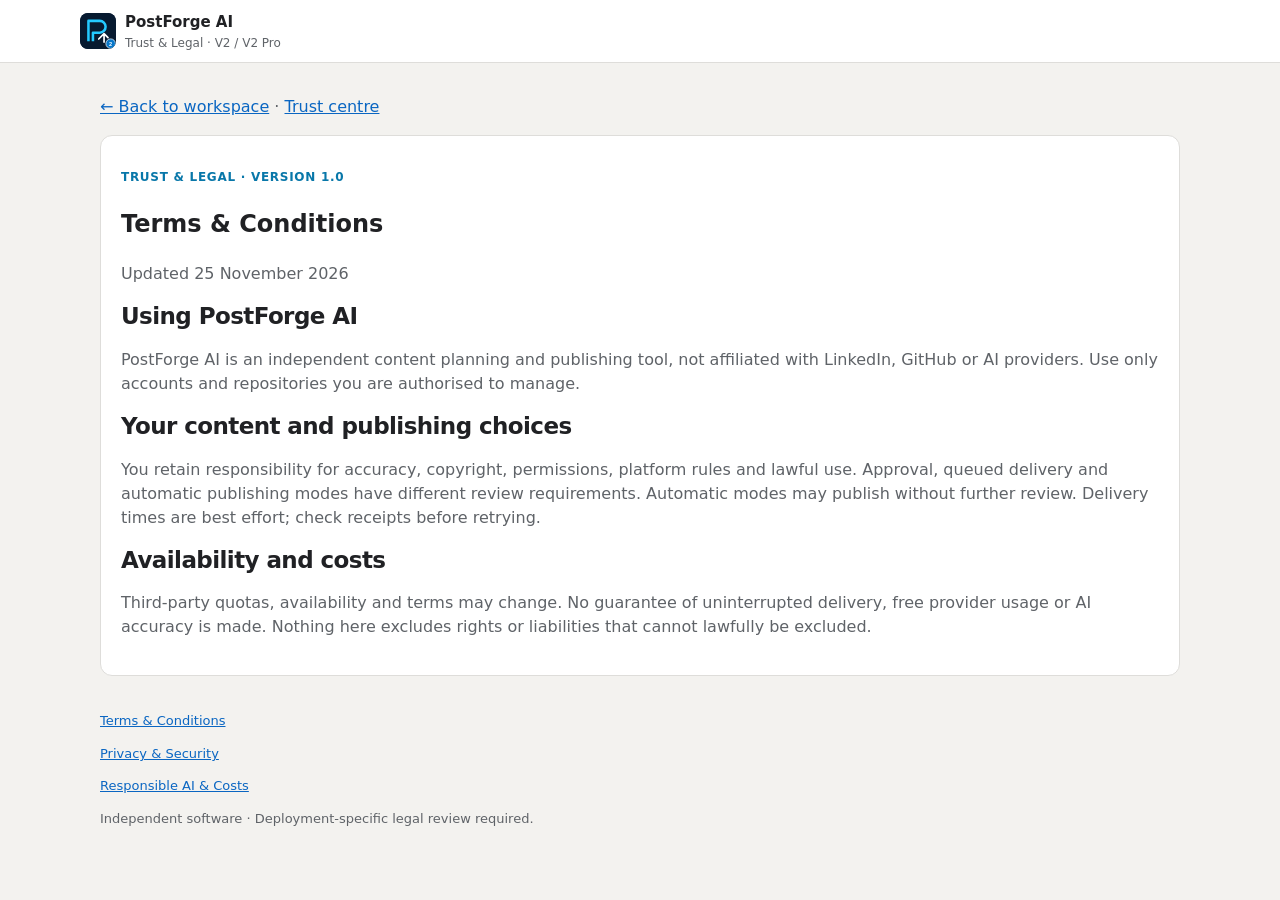
<file: terms.html>
<!doctype html><html lang="en"><head><meta charset="utf-8"><meta name="viewport" content="width=device-width,initial-scale=1"><meta name="referrer" content="no-referrer"><meta http-equiv="Content-Security-Policy" content="default-src 'none'; style-src 'self'; img-src 'self'; base-uri 'none'; form-action 'none'; object-src 'none'"><title>Terms & Conditions | PostForge AI</title><link rel="stylesheet" href="./style.css"></head><body><header><div class="brand"><img class="mark" src="./logo.svg" alt=""><div><strong>PostForge AI</strong><small>Trust &amp; Legal · V2 / V2 Pro</small></div></div></header><main><p><a href="./index.html">← Back to workspace</a> · <a href="./trust.html">Trust centre</a></p><article class="panel"><p class="eyebrow">TRUST &amp; LEGAL · VERSION 1.0</p><h1>Terms & Conditions</h1><p>Updated 25 November 2026</p><h2>Using PostForge AI</h2><p>PostForge AI is an independent content planning and publishing tool, not affiliated with LinkedIn, GitHub or AI providers. Use only accounts and repositories you are authorised to manage.</p><h2>Your content and publishing choices</h2><p>You retain responsibility for accuracy, copyright, permissions, platform rules and lawful use. Approval, queued delivery and automatic publishing modes have different review requirements. Automatic modes may publish without further review. Delivery times are best effort; check receipts before retrying.</p><h2>Availability and costs</h2><p>Third-party quotas, availability and terms may change. No guarantee of uninterrupted delivery, free provider usage or AI accuracy is made. Nothing here excludes rights or liabilities that cannot lawfully be excluded.</p></article><footer><p><a href="./terms.html">Terms & Conditions</a></p><p><a href="./privacy.html">Privacy & Security</a></p><p><a href="./responsible-ai.html">Responsible AI & Costs</a></p><p>Independent software · Deployment-specific legal review required.</p></footer></main></body></html>
</file>
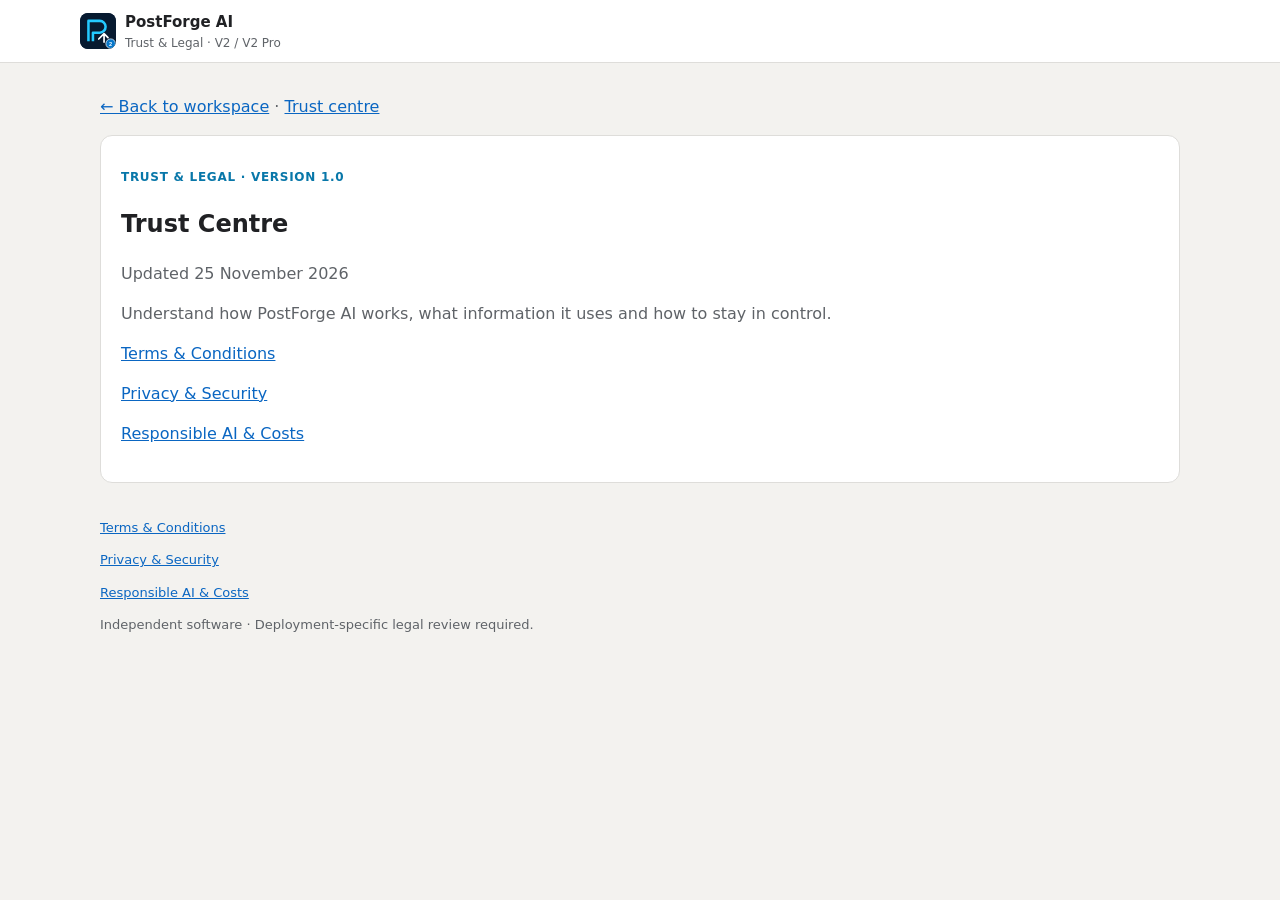
<file: trust.html>
<!doctype html><html lang="en"><head><meta charset="utf-8"><meta name="viewport" content="width=device-width,initial-scale=1"><meta name="referrer" content="no-referrer"><meta http-equiv="Content-Security-Policy" content="default-src 'none'; style-src 'self'; img-src 'self'; base-uri 'none'; form-action 'none'; object-src 'none'"><title>Trust Centre | PostForge AI</title><link rel="stylesheet" href="./style.css"></head><body><header><div class="brand"><img class="mark" src="./logo.svg" alt=""><div><strong>PostForge AI</strong><small>Trust &amp; Legal · V2 / V2 Pro</small></div></div></header><main><p><a href="./index.html">← Back to workspace</a> · <a href="./trust.html">Trust centre</a></p><article class="panel"><p class="eyebrow">TRUST &amp; LEGAL · VERSION 1.0</p><h1>Trust Centre</h1><p>Updated 25 November 2026</p><p>Understand how PostForge AI works, what information it uses and how to stay in control.</p><p><a href="./terms.html">Terms & Conditions</a></p><p><a href="./privacy.html">Privacy & Security</a></p><p><a href="./responsible-ai.html">Responsible AI & Costs</a></p></article><footer><p><a href="./terms.html">Terms & Conditions</a></p><p><a href="./privacy.html">Privacy & Security</a></p><p><a href="./responsible-ai.html">Responsible AI & Costs</a></p><p>Independent software · Deployment-specific legal review required.</p></footer></main></body></html>
</file>
<file: style.css>
:root{font-family:system-ui,-apple-system,BlinkMacSystemFont,"Segoe UI",sans-serif;color:#14253a;background:#f4f7fb;line-height:1.5}*{box-sizing:border-box}body{margin:0}header{display:flex;justify-content:space-between;align-items:center;gap:12px;background:#fff;border-bottom:1px solid #dce5ef;padding:16px max(20px,calc((100% - 1100px)/2))}.brand{display:flex;align-items:center;gap:12px}.brand small{display:block;color:#52657b}.mark{display:inline-flex;align-items:center;justify-content:center;background:#071a30;color:#24c9ff;font-size:32px;font-weight:800;width:48px;height:48px;border-radius:12px}.mark span{font-size:14px;color:#fff}.local,.eyebrow{font-size:12px;letter-spacing:.06em;color:#0877a9;font-weight:700}main{max-width:1100px;margin:auto;padding:24px 20px 48px}.hero{padding:18px 0 24px}.hero h1{font-size:clamp(30px,5vw,48px);line-height:1.1;margin:10px 0}.hero p,.heading p,p{color:#52657b}h2,h3{margin:0 0 8px;line-height:1.3}nav{display:flex;gap:6px;overflow:auto;padding-bottom:12px}button{background:#075eae;color:white;border:1px solid #075eae;border-radius:9px;padding:11px 15px;font:inherit;font-weight:650;cursor:pointer}button:hover{filter:brightness(.95)}button:disabled{opacity:.5;cursor:default}nav button,.secondary{background:#fff;color:#28425d;border-color:#d7e1ec;white-space:nowrap}nav button.active{background:#e5f1ff;color:#075eae;border-color:#a9c9e9}.panel,aside{background:#fff;border:1px solid #dce5ef;border-radius:18px;padding:24px;margin:12px 0;box-shadow:0 4px 16px #163b6510}.heading{display:flex;align-items:center;justify-content:space-between;gap:12px}.metrics{display:grid;grid-template-columns:repeat(3,minmax(0,1fr));gap:12px;margin:18px 0}.metric{border:1px solid #dce5ef;border-radius:12px;padding:15px;background:#f8fbff}.metric strong{display:block;font-size:30px}.metric small{color:#52657b}.controls{display:flex;flex-wrap:wrap;align-items:end;gap:12px;margin:16px 0}.controls label{flex:1;min-width:130px}label{display:block;font-size:14px;font-weight:600;margin-bottom:12px}input,textarea,select{display:block;width:100%;border:1px solid #c5d1df;border-radius:8px;background:white;color:#14253a;padding:10px;font:inherit;margin-top:5px}textarea{resize:vertical}button:focus-visible,input:focus-visible,textarea:focus-visible,select:focus-visible{outline:3px solid #68b3ef;outline-offset:2px}.row{display:flex;gap:14px;align-items:center;border-bottom:1px solid #e3eaf1;padding:16px 0}.date{flex:none;width:65px;text-align:center;padding:8px;border-radius:10px;background:#edf4fb;font-weight:700;font-size:15px}.rowbody{flex:1;min-width:0;overflow-wrap:anywhere}.rowbody strong,.rowbody small{display:block}.rowbody small,.muted,footer{color:#52657b;font-size:13px}.status{color:#075eae;font-size:13px;font-weight:600}.published{color:#087443}.review-claim,.missed-review,.queue-conflict{color:#9a4b00}form,#review{border-top:1px solid #dce5ef;padding-top:20px;margin-top:20px}pre{white-space:pre-wrap;overflow-wrap:anywhere;background:#f4f7fb;padding:16px;border-radius:10px;font-size:13px;max-height:550px;overflow:auto}.actions{display:flex;flex-wrap:wrap;gap:8px}#notice:not(:empty){padding:12px;border:1px solid #bad5ed;border-radius:10px;background:white;margin:0 0 12px}#notice.error{border-color:#e7adad;color:#9b1c1c}footer{padding:10px 0}[hidden]{display:none!important}@media(max-width:600px){main{padding:14px 12px}header{padding:12px}.panel,aside{padding:16px}.local{font-size:10px}.metric{padding:10px}.metric strong{font-size:24px}.metric small{font-size:11px}.row{gap:9px}.row button{padding:7px}.heading{align-items:start}.date{width:53px;font-size:12px}}
input[type=checkbox]{display:inline-block;width:auto;margin:0 8px 0 0}a{color:#075eae}#connection-label{overflow-wrap:anywhere;font-weight:650;margin-bottom:12px}@media(max-width:600px){button{min-height:44px}input,textarea,select{font-size:16px}}

#post-dialog{width:min(92vw,680px);max-height:85dvh;overflow:auto;border:1px solid #dce5ef;border-radius:18px;padding:22px;color:#14253a;background:#fff}#post-dialog::backdrop{background:#14253a80}.post-text{white-space:pre-wrap;overflow-wrap:anywhere;line-height:1.65;padding:16px 0;border-block:1px solid #dce5ef}.post-title-button{display:block;text-align:left;background:none;color:#14253a;border:0;padding:0;white-space:normal;overflow-wrap:anywhere;width:100%;font-weight:700}.post-title-button:hover{text-decoration:underline}.row .rowbody{min-width:0}#linkedin-post{align-self:center}#post-title{overflow-wrap:anywhere}#edit-session{margin-bottom:12px}

.reviewed-source-image{display:block;max-width:100%;height:auto;border-radius:12px;margin:12px 0}.image-candidate{display:flex;flex-wrap:wrap;align-items:center;gap:8px;margin:12px 0;overflow-wrap:anywhere}

/* Shared V2 / V2 Pro approval experience */
.nav-count{display:inline-grid;place-items:center;min-width:24px;height:24px;padding:0 5px;margin-left:3px;background:#e5f1ff;border-radius:999px;font-size:12px;color:#075eae}
.approval-item{display:flex;flex-direction:column;gap:4px;width:100%;text-align:left;white-space:normal;overflow-wrap:anywhere;background:#fff;color:#14253a;border:1px solid #dce5ef;border-radius:12px;padding:14px;margin:10px 0}
.approval-item-title{font-size:16px;font-weight:700}.approval-item .muted{font-weight:400}
.review-heading{display:flex;justify-content:space-between;gap:12px;align-items:flex-start}.review-heading h3{font-size:clamp(19px,4vw,25px);overflow-wrap:anywhere}.review-heading .eyebrow{margin:0 0 5px}
.review-badge{border-radius:999px;padding:5px 10px;background:#e5f1ff;color:#075eae;font-size:12px;font-weight:700;flex-shrink:0;max-width:40%;overflow-wrap:anywhere}
.review-badge[data-status=approved],.review-badge[data-status=published]{background:#eaf7ef;color:#087443}
.review-meta{font-size:13px;color:#52657b;overflow-wrap:anywhere}.review-copy{font-size:16px;background:#f7f9fc;border:1px solid #e3eaf1;border-radius:12px;padding:18px;line-height:1.75}
.review-sources{display:grid;gap:7px;overflow-wrap:anywhere}.review-sources h4{margin:12px 0 0}.review-sources a{font-size:14px}
#review-actions{margin:18px 0}.schedule-details{border-top:1px solid #dce5ef;padding:12px 0}.schedule-details summary{cursor:pointer;color:#075eae;font-weight:650}
.action-panel{border-left:4px solid #075eae;position:relative}.action-heading{display:flex;gap:12px;align-items:flex-start}.action-heading>div{min-width:0}.action-heading h3{margin-bottom:3px}.action-heading p{margin:0 0 12px;overflow-wrap:anywhere;font-size:14px}
.action-indicator{width:22px;height:22px;border:3px solid #c9e0f7;border-top-color:#075eae;border-radius:50%;flex:none;margin-top:3px}
.action-panel[data-state=pending] .action-indicator{animation:pf-spin 1s linear infinite}
.action-panel[data-state=success]{border-left-color:#087443}.action-panel[data-state=success] .action-indicator{border-color:#087443;background:#eaf7ef}
.action-panel[data-state=warning],.action-panel[data-state=error]{border-left-color:#a65b12}.action-panel[data-state=warning] .action-indicator,.action-panel[data-state=error] .action-indicator{border-color:#a65b12;background:#fff3e4}
#action-history{align-self:center;font-size:14px}#recovery-list{display:grid;gap:8px;margin-top:12px}#recovery-list button{white-space:normal;text-align:left;overflow-wrap:anywhere}
#action-dialog{width:min(92vw,460px);max-height:85dvh;overflow:auto;border:1px solid #dce5ef;border-radius:20px;padding:24px;color:#14253a;background:#fff;box-shadow:0 20px 65px #14253a40}#action-dialog::backdrop{background:#14253a80}
#action-dialog .confirm-form{border:0;margin:0;padding:0}#action-dialog .actions{justify-content:flex-end}#confirm-text{line-height:1.65}
@keyframes pf-spin{to{transform:rotate(360deg)}}@media(prefers-reduced-motion:reduce){.action-panel[data-state=pending] .action-indicator{animation:none}}
@media(max-width:600px){.review-copy{padding:14px}.review-heading{flex-wrap:wrap}.review-badge{max-width:100%}#review-actions button{flex:1 1 44%;white-space:normal}#action-dialog{padding:20px}.action-panel .actions button{white-space:normal}}

.delivery-summary{border:1px solid #dce5ef;border-radius:14px;padding:14px;margin:12px 0;background:#f7f9fc}.delivery-summary h3{margin:0 0 8px}.delivery-summary .approval-item{font-size:14px}.review-badge{max-width:100%;white-space:normal}

#automation-options{border:1px solid #dce5ef;border-radius:14px;padding:14px;margin:12px 0;background:#f7f9fc}#automation-options legend{font-weight:700}#bulk-delete{border-top:1px solid #dce5ef;margin-top:18px;padding-top:14px}.delete-row{display:flex;align-items:center;gap:10px;padding:8px 0;overflow-wrap:anywhere}.delete-row input{width:auto;flex:none}

.recovery-item{border:1px solid #dce5ef;border-radius:12px;padding:14px;margin:12px 0;background:#fff;overflow-wrap:anywhere}.recovery-item p{margin:6px 0}.recovery-item .actions{flex-wrap:wrap}#pro-recovery{margin:24px 0}

.calendar-week{border:1px solid #dce5ef;border-radius:14px;padding:12px;margin:12px 0;background:#f7f9fc}.calendar-week-heading,.calendar-week-footer{display:flex;align-items:center;justify-content:space-between;gap:8px}.calendar-week-heading strong{font-size:14px;text-align:center}.calendar-week-days{display:grid;grid-template-columns:repeat(7,minmax(0,1fr));gap:4px;margin:12px 0}.calendar-day{min-width:0;min-height:66px;padding:5px 0;border:1px solid #dce5ef;border-radius:8px;background:#fff;color:#14253a;display:flex;flex-direction:column;align-items:center;justify-content:center;gap:3px}.calendar-day small{font-size:10px;white-space:nowrap}.calendar-day strong{font-size:17px}.calendar-day[aria-pressed=true]{background:#075eae;color:white;border-color:#075eae}.calendar-week-footer small{font-size:12px;text-align:right}.preference-panel{border:1px solid #dce5ef;border-radius:12px;padding:12px;margin:8px 0}.preference-panel h4{margin:0}.preference-panel .actions{flex-wrap:wrap}.preference-panel small{display:block;margin-top:8px}

/* Focused, lightweight workspace; system fonts and local icons only. */
:root{color:#202124;background:#f3f2ef;--blue:#0a66c2;--ink:#202124;--sub:#5f6368;--line:#deddda}body{background:#f3f2ef}header{position:sticky;top:0;z-index:20;padding:10px max(16px,calc((100% - 1120px)/2));min-height:60px;border-color:var(--line);gap:8px}.brand{gap:9px}.brand strong{font-size:15px}.brand small{font-size:12px;color:var(--sub)}.mark{width:36px;height:36px;border-radius:8px}.local{color:var(--sub);font-size:11px;letter-spacing:0;font-weight:600;display:flex;align-items:center;gap:6px;text-align:right}.secure-dot{width:7px;height:7px;border-radius:50%;background:#057642;flex:none}
main{max-width:1120px;padding:16px 20px 36px}.hero{max-width:540px;margin:18px auto 0;padding:12px 0}.hero h1{font-size:clamp(28px,4vw,40px);letter-spacing:-.035em}.hero .eyebrow{color:var(--blue)}.workspace-connected #welcome{display:none}#connect-panel{max-width:540px;margin:0 auto 24px}#connect-panel form{margin-top:12px;padding-top:12px}#connect-panel p{font-size:14px}
.panel{border:1px solid var(--line);border-radius:12px;box-shadow:none;padding:20px;margin:12px 0;background:#fff;min-width:0}.page-stack{max-width:820px;margin:0 auto}.page-stack>.panel{margin-top:12px}h2{font-size:23px;letter-spacing:-.025em}h3{font-size:17px}p,.heading p,.hero p{color:var(--sub)}.heading p,.page-subtitle{margin:4px 0 0;font-size:14px}.heading{margin-bottom:12px;align-items:center}button{background:var(--blue);border-color:var(--blue);border-radius:22px;padding:9px 16px;font-weight:650;font-size:14px;min-height:40px}button.secondary{background:#fff;color:var(--blue);border-color:#9eb9d3}.secondary:hover{background:#edf5fc;filter:none}a{color:var(--blue)}.text-link{background:transparent;color:var(--blue);border:0;padding:7px 0;text-align:left;min-height:36px;white-space:normal}.back-link{display:block;margin-bottom:10px}.page-footer-actions{display:flex;gap:10px;flex-wrap:wrap;margin:12px 0}.section-heading{display:flex;align-items:center;justify-content:space-between;gap:8px;margin:12px 0 2px}.section-heading h3{margin:0}.primary-nav{position:sticky;top:60px;z-index:15;display:grid;grid-template-columns:repeat(5,minmax(0,1fr));gap:0;background:white;border:1px solid var(--line);border-radius:10px;padding:0;overflow:visible;max-width:820px;margin:auto}.primary-nav button{position:relative;display:flex;justify-content:center;align-items:center;gap:7px;white-space:normal;line-height:1.2;background:none;border:0;border-radius:0;color:var(--sub);min-height:54px;padding:6px;font-size:13px;font-weight:600}.primary-nav button svg{width:21px;height:21px;flex:none}.primary-nav button.active{color:var(--blue);background:#f4f8fd;box-shadow:inset 0 -3px var(--blue);border-color:transparent}.primary-nav .nav-count{min-width:18px;height:18px;font-size:10px;margin:0;padding:0 4px;background:#e6eef8;color:#084e99}.primary-nav .nav-count[data-empty=true]{display:none}
.metrics{gap:8px;margin:12px 0}.metric{background:#fff;border:1px solid var(--line);border-radius:9px;padding:12px}.metric strong{font-size:25px;line-height:1.2;color:var(--ink);margin-top:3px}.metric small{color:var(--sub);font-size:12px}.controls{display:grid;grid-template-columns:repeat(2,minmax(0,1fr));gap:8px 12px;margin:12px 0;align-items:end}.controls label{min-width:0;margin:0}.controls button{justify-self:start}label{font-size:13px;color:var(--ink);margin:0 0 12px}input,textarea,select{border-color:#b8bdc3;border-radius:7px;padding:9px;color:var(--ink);font-size:15px;min-width:0;max-width:100%}textarea{min-height:70px}input[type=checkbox]{accent-color:var(--blue)}label .muted{display:block;font-size:12px;font-weight:400;margin-top:6px}.timing-grid{display:grid;grid-template-columns:repeat(2,minmax(0,1fr));gap:8px 12px}.timing-grid .zone-field{grid-column:1/-1}.calendar-week{background:white;border-color:var(--line);padding:9px;border-radius:9px;margin:12px 0}.calendar-day{min-height:57px;border-radius:7px;border-color:var(--line);padding:3px}.calendar-day[aria-pressed=true]{background:var(--blue);border-color:var(--blue)}.calendar-week-heading .secondary{min-height:36px;padding:5px 13px}.calendar-week-footer .secondary{min-height:34px;padding:4px 10px}.row{padding:12px 0;border-color:#e9e8e6;gap:10px}.row:last-child{border:0}.date{background:#f3f2ef;border-radius:7px;color:#444;font-size:12px;width:54px}.post-title-button{min-height:auto;color:var(--ink);font-size:15px}.status{color:var(--blue);font-size:12px}.published{color:#057642}.approval-item{padding:12px;border-color:var(--line);border-radius:8px;margin:8px 0}.approval-item-title{font-size:15px}.review-copy{background:#fff;border-color:var(--line);border-radius:8px;line-height:1.65;padding:15px}.review-heading .eyebrow{display:none}.review-meta{color:var(--sub)}#review{border:0;padding-top:0;margin:0}#review-actions{gap:7px}.review-badge{background:#e8f1fb;color:#084e99}.schedule-details summary,.advanced summary{cursor:pointer;color:var(--blue);font-size:14px;font-weight:650}.advanced{border:1px solid var(--line);border-radius:8px;padding:10px 12px;margin:12px 0}.advanced p{margin:8px 0;font-size:13px}.advanced pre{max-height:440px}.connection-card{border:1px solid var(--line);border-radius:10px;padding:14px;margin:12px 0}#connection-label{font-size:13px;margin-bottom:6px}#access-explanation{font-size:13px;margin:6px 0}.tool-list{display:grid;gap:0;margin:8px 0}.tool-link{background:none;border:0;border-bottom:1px solid #e8e7e5;border-radius:0;color:var(--ink);width:100%;padding:13px 0;text-align:left;display:flex;justify-content:space-between;align-items:center;gap:12px}.tool-link strong,.tool-link small{display:block}.tool-link small{font-size:12px;color:var(--sub);font-weight:400;margin-top:3px}.tool-link>span:last-child{color:var(--blue);font-size:24px;line-height:1}.tool-link:hover{background:#f8f8f7;filter:none}.delivery-summary,#automation-options,.preference-panel{background:#fff;border-color:var(--line);border-radius:8px;padding:10px 12px;margin:10px 0}#automation-options label{margin-bottom:4px}#automation-help{margin:4px 0;font-size:12px}#pro-panel>form,#compose>form,#import-page>form{border:0;padding:0;margin:12px 0}#pro-panel>form>.actions{margin-top:12px}#pro-recovery{margin:12px 0}.recovery-item{border-color:var(--line);border-radius:8px;padding:12px;margin:8px 0}#bulk-delete{border:0;padding:0;margin:12px 0}#notice:not(:empty){max-width:820px;margin:0 auto 8px;padding:10px 12px;font-size:13px;border-radius:8px}#notice.error{background:#fff7f5}.action-panel{max-width:820px;margin:10px auto;border-radius:9px;padding:12px}.action-heading h3{font-size:15px}.action-heading p{font-size:13px;margin-bottom:7px}.action-panel button{min-height:36px;padding:6px 12px}.show-more{width:100%;margin-top:8px}.muted{color:var(--sub)}button:focus-visible,input:focus-visible,textarea:focus-visible,select:focus-visible,summary:focus-visible,a:focus-visible{outline:2px solid var(--blue);outline-offset:3px}
@media(min-width:760px){.controls{grid-template-columns:repeat(4,minmax(0,1fr))}.timing-grid{grid-template-columns:repeat(3,minmax(0,1fr))}.timing-grid .zone-field{grid-column:auto}.tool-list{grid-template-columns:repeat(2,minmax(0,1fr));column-gap:24px}.page-stack>.panel{padding:24px}}
@media(max-width:719px){header{min-height:54px;padding:8px 14px}.brand strong{font-size:14px}.mark{width:32px;height:32px}main{padding:10px 10px 24px}.workspace-connected main{padding-bottom:calc(86px + env(safe-area-inset-bottom))}.primary-nav{position:fixed;bottom:0;top:auto;left:0;right:0;max-width:none;border:0;border-top:1px solid var(--line);border-radius:0;box-shadow:0 -2px 10px #2021240a;padding:3px 4px calc(3px + env(safe-area-inset-bottom));z-index:30}.primary-nav button{min-height:58px;flex-direction:column;gap:3px;padding:4px 2px;font-size:10px;letter-spacing:0}.primary-nav button.active{box-shadow:inset 0 3px var(--blue);background:#fff}.primary-nav button svg{width:23px;height:23px}.primary-nav .nav-count{position:absolute;top:3px;left:calc(50% + 8px)}.panel,.page-stack>.panel{padding:15px;margin:8px 0;border-radius:10px}h2{font-size:21px}.heading{margin-bottom:10px}.heading p{font-size:13px}.local{font-size:10px}.metric{padding:8px}.metric strong{font-size:22px}.metric small{font-size:10px}.row button.secondary{min-height:42px;padding:6px 11px}.date{width:43px;font-size:11px}.row{gap:8px}.controls{gap:8px}.calendar-day{min-height:53px}.calendar-day strong{font-size:15px}.calendar-day small{font-size:9px}input,textarea,select{font-size:16px}button{min-height:44px}.text-link{min-height:40px}.action-panel .actions{gap:6px}.action-panel .actions button{min-height:40px}#review-actions button{flex:1 1 42%;white-space:normal}.review-copy{padding:12px}#action-dialog,#post-dialog{border-radius:12px;max-height:85dvh}.hero{margin-top:8px}html{scroll-padding-top:62px;scroll-padding-bottom:80px}}
@media(max-width:359px){.local{display:none}.primary-nav button{font-size:9px}.calendar-day small{font-size:8px}.controls,.timing-grid{grid-template-columns:1fr}.timing-grid .zone-field{grid-column:auto}}

/* Unified workspace: focused navigation, verified stages and saved media. */
.brand-pro{display:inline-flex;align-items:center;vertical-align:middle;font-size:10px;line-height:1;letter-spacing:.08em;font-weight:750;color:#fff;background:#0a66c2;border-radius:4px;padding:4px 5px;margin-left:3px}
.workspace-overview{display:flex;align-items:center;justify-content:space-between;gap:12px;background:#f2f7fc;border:1px solid #d8e6f3;border-radius:12px;padding:14px 16px;margin:14px 0}.workspace-overview h3{margin:4px 0;color:#17344d}.workspace-overview p{font-size:12px;margin:3px 0}.workspace-overview .eyebrow{color:#0a66c2;letter-spacing:.08em;font-weight:750}.quick-actions{display:flex;flex-wrap:wrap;gap:8px;margin:14px 0}.stage-strip{display:grid;grid-template-columns:repeat(4,minmax(0,1fr));gap:5px;margin:12px 0}.stage-strip.compact{grid-template-columns:repeat(3,minmax(0,1fr));margin:8px 0}.stage-step{padding:7px 3px;border-radius:6px;text-align:center;background:#f2f3f5;color:#56616d;font-size:11px;line-height:1.3;font-weight:650;border:1px solid transparent}.stage-step[data-state=complete]{background:#e7f3ec;color:#17643c}.stage-step[data-state=current]{background:#e8f2fc;border-color:#87b8e7;color:#095aa7}.stage-step[data-state=attention]{background:#fff2e7;border-color:#e7b481;color:#8b4607}.stage-message{grid-column:1/-1;margin:2px 0;font-size:12px}.setup-progress{display:grid;gap:7px;margin:12px 0;padding:12px;background:#f7f9fc;border-radius:10px}.setup-step{display:flex;align-items:center;gap:10px}.setup-mark{display:grid;place-items:center;border:1px solid #c5d5e6;border-radius:50%;width:24px;height:24px;color:#0a66c2;font-weight:750;flex:none}.setup-step strong,.setup-step small{display:block;font-size:13px}.setup-step small{font-size:12px;color:var(--sub)}.published-card{border:1px solid var(--line);padding:16px;border-radius:12px;margin:10px 0;overflow-wrap:anywhere}.published-card-meta{display:flex;align-items:center;gap:8px}.published-label{color:#17643c;background:#e8f4ec;font-size:11px;border-radius:5px;padding:4px 7px;font-weight:700}.published-card h3{margin:10px 0 6px}.published-card p{margin:6px 0;white-space:pre-line}.published-card button{display:block;margin-top:10px}.post-media{margin:12px 0;border:1px solid var(--line);border-radius:10px;padding:12px}.post-media p{font-size:12px;margin:0 0 8px}.post-media img{width:100%;height:auto;max-height:65vh;object-fit:contain;border-radius:8px}.visual-compose{margin:14px 0}.visual-preview{background:#10263a;color:#f4faff;padding:18px;border-radius:12px;max-width:460px;margin:10px auto;overflow-wrap:anywhere}.visual-preview[data-theme=cloud]{background:#153a40}.visual-preview[data-theme=ai]{background:#27224c}.visual-preview[data-theme=security]{background:#0b2339}.visual-preview h3{color:white;font-size:clamp(20px,4vw,28px);margin:18px 0}.visual-preview-head{display:flex;justify-content:space-between;font-size:12px;letter-spacing:.08em;color:#b9e6f9}.visual-preview-head span{border:1px solid currentColor;border-radius:6px;padding:2px 5px}.visual-preview-row{display:flex;align-items:center;gap:12px;padding:12px;margin:8px 0;border-radius:8px;background:#ffffff14;border:1px solid #ffffff26}.visual-preview-row strong{color:#81d9ef;font-size:22px;flex:none}.visual-preview-row span{font-size:14px}.visual-preview small{display:block;margin-top:14px;color:#c5d8e7;font-size:11px;letter-spacing:.07em}.tool-link:has(>span:only-child)>span:last-child{font-size:inherit;color:inherit;line-height:normal}
@media(max-width:719px){.workspace-overview{align-items:flex-start;flex-direction:column;padding:12px}.workspace-overview button{width:100%}.quick-actions{gap:6px}.quick-actions button{flex:1 1 auto;min-height:42px;padding:8px 10px;font-size:12px}.stage-step{font-size:10px}.brand-pro{font-size:9px;padding:3px 4px;margin-left:2px}.published-card{padding:12px}}

.chatgpt-hero{display:flex;align-items:center;gap:14px;margin:12px 0 20px}.chatgpt-hero img{width:64px;height:64px;flex:none;border-radius:14px}.chatgpt-hero h2{margin:0}.chatgpt-hero p{font-size:13px;margin:4px 0}.plugin-steps{padding-left:22px;color:var(--ink);font-size:14px;line-height:1.6}.plugin-steps li{margin:9px 0}#chatgpt-status{font-weight:650;color:#17344d;overflow-wrap:anywhere}#chatgpt-challenge{margin-top:14px}#chatgpt-prompt{font-size:13px;min-height:130px;resize:vertical}#chatgpt-activity .published-card button{display:inline-block;margin-right:8px}.chatgpt-hero p{overflow-wrap:anywhere}@media(max-width:719px){.chatgpt-hero img{width:52px;height:52px}.chatgpt-hero h2{font-size:20px}}

/* Direct GitHub connection entry point. */
.actions a.chatgpt-connect-link{display:inline-flex;align-items:center;justify-content:center;background:#0a66c2;color:#fff;padding:10px 14px;border-radius:8px;text-decoration:none;font-weight:700;min-height:42px;box-sizing:border-box}.actions a.chatgpt-connect-link:hover{background:#084e98}.actions a.chatgpt-connect-link:focus-visible{outline:3px solid #79bbff;outline-offset:3px}

/* Ordinary ChatGPT connection centre: scoped mobile-first styles. */
#chatgpt-centre .chatgpt-route-note{padding:14px 16px;background:#eef5fc;border:1px solid #c6dff5;border-radius:12px;margin:0 0 16px;color:#17344d}#chatgpt-centre .chatgpt-route-note p{margin:5px 0 0;font-size:13px;line-height:1.5}#chatgpt-centre .chatgpt-step{position:relative;padding-top:16px}#chatgpt-centre .chatgpt-step-number{display:inline-grid;place-items:center;width:28px;height:28px;border-radius:50%;background:#0a66c2;color:#fff;font-weight:700;margin:0 8px 8px 0;vertical-align:middle}#chatgpt-centre .chatgpt-step h3{display:inline;font-size:17px}#chatgpt-centre .chatgpt-mode{margin-top:12px}#chatgpt-centre textarea{width:100%;box-sizing:border-box;min-height:110px;font-size:13px;resize:vertical}#chatgpt-centre .chatgpt-warning{background:#fff4e1;border-left:3px solid #bc791c;padding:10px 12px;color:#714a13;font-size:13px}#chatgpt-centre .actions{flex-wrap:wrap}#chatgpt-copy-status{min-height:1.2em;font-size:13px}@media(max-width:719px){#chatgpt-centre .actions button,#chatgpt-centre .actions .chatgpt-connect-link{flex:1 1 auto;min-height:44px}#chatgpt-centre .chatgpt-step{padding:12px}}

/* Visual setup: real accessible links styled like the illustrated forms. */
.setup-visual-card{border:1px solid #dbe4ef;border-radius:16px;background:#f8fafc;padding:20px;margin:14px 0}.setup-visual-card .eyebrow{margin:0 0 8px;color:#0a66c2}.setup-visual-card h3{font-size:21px;border-bottom:1px solid #dbe4ef;padding-bottom:12px}.setup-visual-field{margin:12px 0}.setup-visual-field small{display:block;color:#526174;margin-bottom:5px;font-size:13px}.setup-visual-field span{display:block;border:1px solid #cbd5e1;background:#fff;border-radius:8px;padding:11px 13px;overflow-wrap:anywhere;color:#172435}.setup-visual-button{display:flex;align-items:center;justify-content:center;width:100%;min-height:44px;border-radius:24px;background:#0a66c2;color:#fff!important;font-weight:700;text-align:center;text-decoration:none;padding:10px 14px;border:1px solid #0a66c2}.setup-visual-button:hover{background:#084f98}.setup-visual-button:focus-visible{outline:3px solid #79bbff;outline-offset:3px}#visual-setup-parts:not([hidden]){display:grid;grid-template-columns:repeat(auto-fit,minmax(min(100%,280px),1fr));gap:12px}#visual-setup-parts .setup-visual-card{margin:0;display:flex;flex-direction:column}#visual-setup-parts .setup-visual-button{margin-top:auto}@media(max-width:719px){.setup-visual-card{padding:14px}}

#chatgpt-centre .chatgpt-prompt-button{width:100%;min-height:44px;background:#0a66c2;border-color:#0a66c2;border-radius:10px}#chatgpt-centre .chatgpt-step details{margin:10px 0}#chatgpt-prompt-feedback{font-size:13px;margin:8px 0 0}

.visual-preview[data-layout="impact"]{background:radial-gradient(ellipse at center,#153f70,#07182d 70%);border:1px solid #3686bb;color:#f2f9ff}.impact-preview-grid{display:grid;grid-template-columns:1fr .65fr 1fr;gap:7px;align-items:center;margin:14px 0}.impact-preview-focal{grid-column:2;grid-row:1/4;display:grid;place-items:center;align-self:stretch;min-height:78px;color:#8feaff;font-size:30px;font-weight:800;text-shadow:0 0 14px #2ecaff}.impact-preview-card{padding:9px 5px;border:1px solid #45d9ff;border-radius:10px;background:#102943;text-align:center;font-size:12px;overflow-wrap:anywhere;box-shadow:0 0 8px #14568b}.impact-preview-card:nth-child(even){grid-column:1}.impact-preview-card:nth-child(odd){grid-column:3}
</file>
